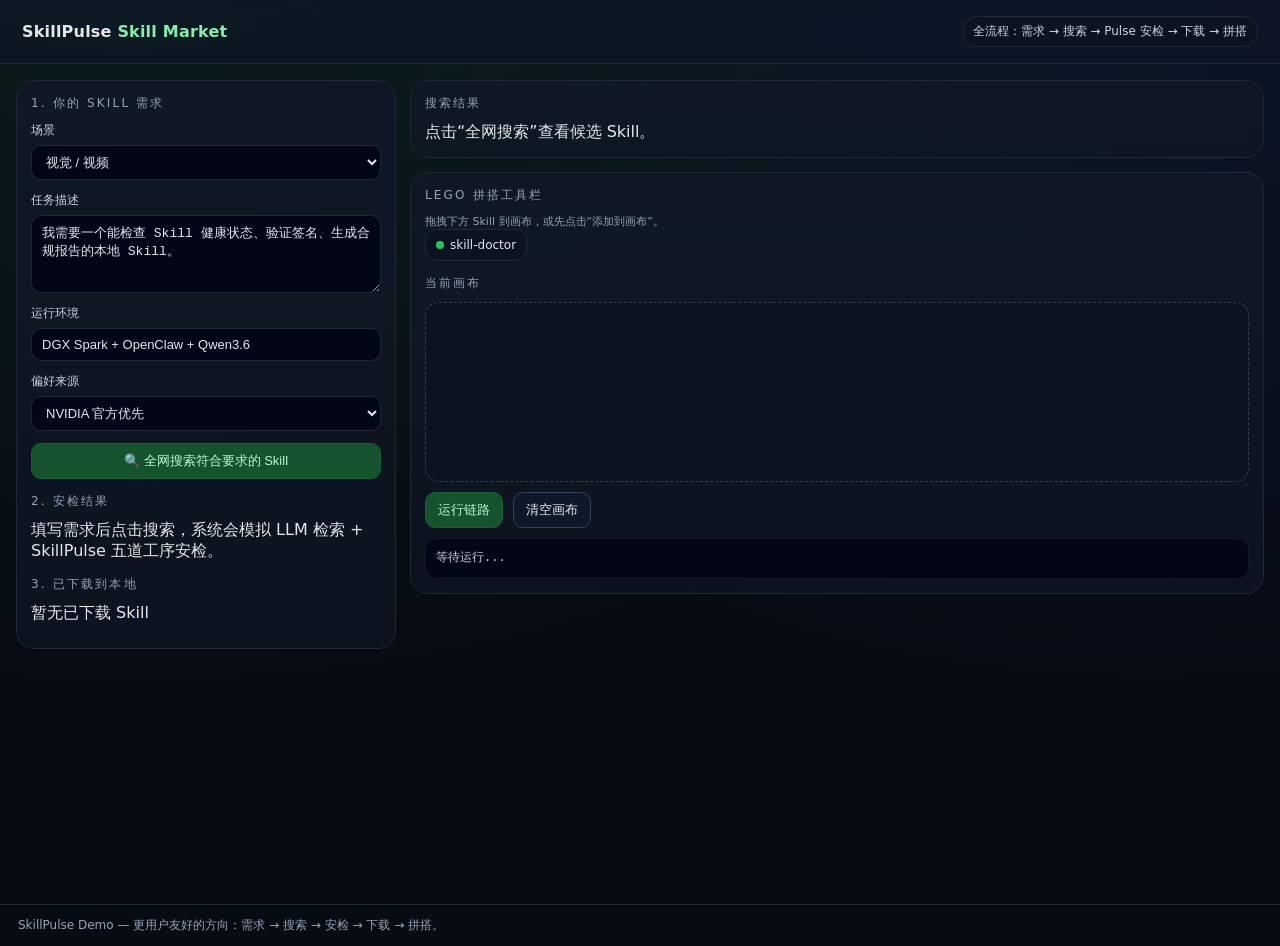
<file: frontend/skill-market/index.html>
<!DOCTYPE html>
<html lang="zh-CN">
<head>
<meta charset="UTF-8" />
<meta name="viewport" content="width=device-width, initial-scale=1" />
<title>SkillPulse — Skill Market</title>
<style>
:root{--bg:#070b14;--panel:#0f172a;--muted:#94a3b8;--line:#1f2937;--accent:#22c55e;--danger:#ef4444;--warn:#f59e0b}
*{box-sizing:border-box}
body{margin:0;background:radial-gradient(1200px 800px at 10% -10%,rgba(34,197,94,.10),transparent),radial-gradient(900px 600px at 90% 10%,rgba(59,130,246,.08),transparent),var(--bg);color:#e5e7eb;font-family:ui-sans-serif,system-ui,-apple-system,Segoe UI,Roboto,Helvetica,Arial}
header{display:flex;align-items:center;justify-content:space-between;padding:16px 22px;border-bottom:1px solid var(--line);backdrop-filter:blur(10px);background:rgba(15,23,42,.55)}
.brand{font-weight:800;letter-spacing:.2px}
.brand span{color:#86efac}
.topbar{display:flex;gap:10px;align-items:center}
.pill{padding:6px 10px;border-radius:9999px;font-size:12px;border:1px solid var(--line);background:#0b1220;color:#cbd5e1}
.layout{display:grid;grid-template-columns:380px 1fr;grid-template-rows:auto 1fr;gap:14px;padding:16px;min-height:calc(100vh - 60px)}
.panel{background:linear-gradient(180deg,rgba(17,24,39,.85),rgba(17,24,39,.55));border:1px solid var(--line);border-radius:18px;padding:14px;backdrop-filter:blur(8px)}
.title{font-size:12px;color:var(--muted);margin-bottom:10px;text-transform:uppercase;letter-spacing:.18em}
.field{display:flex;flex-direction:column;gap:6px;margin-bottom:12px}
.field label{font-size:12px;color:#cbd5e1}
.field input,.field textarea,.field select{background:#020617;border:1px solid #1f2937;border-radius:10px;padding:8px 10px;color:#e5e7eb;font-size:13px;outline:none}
.field input:focus,.field textarea:focus,.field select:focus{border-color:#22c55e}
.btn{background:#0f172a;color:#e5e7eb;border:1px solid #334155;padding:8px 12px;border-radius:10px;cursor:pointer;font-size:13px;width:100%}
.btn:hover{border-color:#475569}.btn.primary{background:#14532d;border-color:#166534;color:#bbf7d0}
.card{background:#0b1220;border:1px solid #1f2937;border-radius:14px;padding:12px;margin-bottom:10px}
.card-head{display:flex;align-items:center;justify-content:space-between;margin-bottom:8px}
.badge{display:inline-block;padding:3px 8px;border-radius:8px;font-size:12px;margin-right:6px}
.badge.pass{background:#052e16;color:#86efac;border:1px solid #14532d}.badge.fail{background:#450a0a;color:#fca5a5;border:1px solid #7f1d1d}.badge.warn{background:#422006;color:#fde68a;border:1px solid #7c2d12}
.small{font-size:11px;color:#94a3b8}
.log{font-family:ui-monospace,SFMono-Regular,Menlo,Monaco,Consolas,"Liberation Mono","Courier New",monospace;font-size:12px;line-height:1.55;color:#cbd5e1;background:#020617;border:1px solid #111827;border-radius:12px;padding:10px;max-height:52vh;overflow:auto}
.log .ok{color:#86efac}.log .bad{color:#fca5a5}.log .warn{color:#fde68a}
.toolbar{display:flex;gap:8px;flex-wrap:wrap;margin-bottom:10px}
.chip{display:inline-flex;align-items:center;gap:6px;background:#0b1220;border:1px solid #1f2937;padding:8px 10px;border-radius:12px;font-size:12px;cursor:grab}
.footer{padding:12px 18px;color:var(--muted);font-size:12px;border-top:1px solid var(--line)}
.skeleton{height:12px;background:#111827;border-radius:9999px;margin:6px 0}
.spin{width:14px;height:14px;border:2px solid #334155;border-top-color:#86efac;border-radius:50%;display:inline-block;animation:spin 1s linear infinite;margin-left:8px;vertical-align:middle}
@keyframes spin{to{transform:rotate(360deg)}}
.grid{display:grid;grid-template-columns:repeat(auto-fill,minmax(220px,1fr));gap:10px}
</style>
</head>
<body>
<header>
  <div class="brand">SkillPulse <span>Skill Market</span></div>
  <div class="topbar">
    <div class="pill">全流程：需求 → 搜索 → Pulse 安检 → 下载 → 拼搭</div>
  </div>
</header>
<div class="layout">
  <aside class="panel">
    <div class="title">1. 你的 Skill 需求</div>
    <div class="field">
      <label>场景</label>
      <select id="scene">
        <option value="vision">视觉 / 视频</option>
        <option value="rag">知识库 / RAG</option>
        <option value="optimization">优化 / 调度</option>
        <option value="diagnostics">诊断 / 排障</option>
        <option value="multimodal">多模态 Agent</option>
      </select>
    </div>
    <div class="field">
      <label>任务描述</label>
      <textarea id="task" rows="4">我需要一个能检查 Skill 健康状态、验证签名、生成合规报告的本地 Skill。</textarea>
    </div>
    <div class="field">
      <label>运行环境</label>
      <input id="env" value="DGX Spark + OpenClaw + Qwen3.6" />
    </div>
    <div class="field">
      <label>偏好来源</label>
      <select id="source">
        <option value="nvidia">NVIDIA 官方优先</option>
        <option value="community">社区优先</option>
        <option value="auto">自动匹配</option>
      </select>
    </div>
    <button class="btn primary" onclick="searchSkills()">🔍 全网搜索符合要求的 Skill</button>
    <div class="title" style="margin-top:14px">2. 安检结果</div>
    <div id="pulse-box">填写需求后点击搜索，系统会模拟 LLM 检索 + SkillPulse 五道工序安检。</div>
    <div class="title" style="margin-top:14px">3. 已下载到本地</div>
    <div id="local-box" class="toolbar">暂无已下载 Skill</div>
  </aside>
  <main>
    <div class="panel">
      <div class="title">搜索结果</div>
      <div id="results" class="grid">点击“全网搜索”查看候选 Skill。</div>
    </div>
    <div class="panel" style="margin-top:14px">
      <div class="title">Lego 拼搭工具栏</div>
      <div class="small">拖拽下方 Skill 到画布，或先点击“添加到画布”。</div>
      <div id="toolbar" class="toolbar">先下载 Skill，这里才会出现积木。</div>
      <div class="title" style="margin-top:14px">当前画布</div>
      <div id="canvas" style="border:1px dashed #334155;border-radius:14px;background:#0b1220;min-height:180px;position:relative;overflow:hidden"></div>
      <div style="margin-top:10px;display:flex;gap:10px;flex-wrap:wrap">
        <button class="btn primary" style="width:auto" onclick="runLego()">运行链路</button>
        <button class="btn" style="width:auto" onclick="clearCanvas()">清空画布</button>
      </div>
      <div id="run-box" class="log" style="margin-top:10px">等待运行...</div>
    </div>
  </main>
</div>
<div class="footer">SkillPulse Demo — 更用户友好的方向：需求 → 搜索 → 安检 → 下载 → 拼搭。</div>
<script>
const MARKET = [
  {name:'tao-generate-image-grounding', scene:'vision', source:'nvidia', trust:'HIGH', status:'HEALTHY', use:'开放词汇目标定位', summary:'官方视觉 Skill，适合图片定位。'},
  {name:'tao-generate-referring-expressions', scene:'vision', source:'nvidia', trust:'HIGH', status:'HEALTHY', use:'区域描述与框核验', summary:'官方视觉 Skill，适合描述检测框。'},
  {name:'vss-deploy-profile', scene:'vision', source:'nvidia', trust:'HIGH', status:'HEALTHY', use:'视频搜索与摘要', summary:'官方 VSS Skill，适合安防/园区/零售视频。'},
  {name:'deepstream-generate-pipeline', scene:'vision', source:'nvidia', trust:'HIGH', status:'HEALTHY', use:'工业视觉 pipeline', summary:'官方 DeepStream Skill，适合 RTSP + 检测跟踪。'},
  {name:'rag-blueprint', scene:'rag', source:'nvidia', trust:'HIGH', status:'HEALTHY', use:'企业内部知识库', summary:'官方 RAG Skill，适合内部文档问答。'},
  {name:'cuopt-routing-api-python', scene:'optimization', source:'nvidia', trust:'HIGH', status:'HEALTHY', use:'路由 / 组合优化', summary:'官方 cuOpt Skill，适合物流与金融。'},
  {name:'portfolio-optimization', scene:'optimization', source:'nvidia', trust:'HIGH', status:'HEALTHY', use:'投资组合优化', summary:'官方组合优化 Skill，适合量化金融。'},
  {name:'nemo-retriever', scene:'rag', source:'nvidia', trust:'HIGH', status:'HEALTHY', use:'检索增强', summary:'官方检索 Skill，适合 RAG 管线。'},
  {name:'skill-doctor', scene:'diagnostics', source:'community', trust:'HIGH', status:'HEALTHY', use:'Skill 健康诊断', summary:'自研 Skill，适合环境与配置排障。'},
  {name:'local-pedestrian-detector', scene:'vision', source:'community', trust:'MEDIUM', status:'UNHEALTHY', use:'行人检测组合 Skill', summary:'自研组合 Skill，缺少部分治理产物。'}
];
let downloaded = new Set(['skill-doctor']);
let canvasSkills = [];
function $(sel){return document.querySelector(sel)}
function trustColor(trust){return trust==='HIGH'?'#22c55e':trust==='MEDIUM'?'#f59e0b':'#ef4444'}
function renderPulse(item){
  const el = $('#pulse-box');
  const checks = item.checks || [];
  const badges = checks.map(c=>`<span class="badge ${c.status==='PASS'?'pass':'fail'}">${c.name}: ${c.status}</span>`).join(' ');
  el.innerHTML = `<div class="card"><div class="card-head"><strong>${item.name}</strong><span class="badge ${item.status==='HEALTHY'?'pass':'warn'}">${item.status}</span></div><div class="small">${item.summary||''}</div><div style="margin-top:8px">${badges}</div><div class="small" style="margin-top:6px">可信：${item.trust} | ${item.verdict||''}</div></div>` + el.innerHTML;
}
function renderResults(items){
  const el = $('#results');
  el.innerHTML = items.map(item=>`<div class="card">
    <div class="card-head"><strong>${item.name}</strong><span class="badge ${item.status==='HEALTHY'?'pass':'warn'}">${item.trust}</span></div>
    <div class="small">${item.summary||item.use||''}</div>
    <div class="small">场景：${item.scene} | 来源：${item.source}</div>
    <div style="margin-top:8px;display:flex;gap:8px;flex-wrap:wrap">
      <button class="btn primary" style="width:auto" onclick="downloadSkill('${item.name}')">下载 Skill</button>
      <button class="btn" style="width:auto" onclick="inspectSkill('${item.name}')">SkillPulse 安检</button>
    </div>
  </div>`).join('');
}
function renderToolbar(){
  const el = $('#toolbar');
  const items = MARKET.filter(m=>downloaded.has(m.name));
  el.innerHTML = items.map(item=>`<div class="chip" draggable="true" data-name="${item.name}"><span class="dot" style="display:inline-block;width:8px;height:8px;border-radius:9999px;background:${trustColor(item.trust)}"></span>${item.name}</div>`).join('');
  el.querySelectorAll('.chip').forEach(chip=>{
    chip.addEventListener('dragstart', e=>{ e.dataTransfer.setData('text/plain', chip.dataset.name); });
    chip.addEventListener('click', ()=> addToCanvas(chip.dataset.name));
  });
  const canvas = $('#canvas');
  canvas.ondragover = e=> e.preventDefault();
  canvas.ondrop = e=>{ e.preventDefault(); const name = e.dataTransfer.getData('text/plain'); if(name) addToCanvas(name); };
}
function addToCanvas(name){
  if(canvasSkills.includes(name)){ alert('画布中已存在：'+name); return; }
  canvasSkills.push(name);
  renderCanvas();
}
function removeFromCanvas(name){
  canvasSkills = canvasSkills.filter(x=>x!==name);
  renderCanvas();
}
function renderCanvas(){
  const el = $('#canvas');
  el.innerHTML = canvasSkills.map((name,idx)=>`<div class="chip" style="position:inline-flex;margin:8px" data-name="${name}"><span class="dot" style="display:inline-block;width:8px;height:8px;border-radius:9999%;background:${trustColor('HIGH')}"></span>${name}<button class="btn" style="width:auto;padding:4px 8px;margin-left:6px" onclick="removeFromCanvas('${name}')">移除</button></div>`).join('');
}
function clearCanvas(){ canvasSkills=[]; renderCanvas(); $('#run-box').textContent='等待运行...'; }
async function searchSkills(){
  const scene = $('#scene').value;
  const task = $('#task').value.trim();
  const env = $('#env').value.trim();
  const source = $('#source').value;
  const resultsBox = $('#results');
  resultsBox.innerHTML = '<div class="card"><div class="small"><span class="spin"></span> 正在用大模型理解需求，并全网检索候选 Skill...</div></div>' + resultsBox.innerHTML;
  await sleep(900);
  let items = MARKET.filter(x=>x.scene===scene);
  if(source==='nvidia') items = items.filter(x=>x.source==='nvidia');
  if(source==='community') items = items.filter(x=>x.source==='community');
  if(!items.length) items = MARKET.slice(0,6);
  renderResults(items);
  $('#pulse-box').innerHTML = '<div class="small">点击单个 Skill 的“SkillPulse 安检”查看五道工序结果。</div>';
}
function inspectSkill(name){
  const item = MARKET.find(x=>x.name===name);
  if(!item) return;
  const checks = [
    {name:'Catalog', status:'PASS', detail:'frontmatter 与来源登记完整'},
    {name:'Scanned', status: item.status==='HEALTHY'?'PASS':'FAIL', detail:'mock spector scan'},
    {name:'Evaluated', status: item.status==='HEALTHY'?'PASS':'FAIL', detail:'BENCHMARK 与 evals'},
    {name:'Signed', status: item.status==='HEALTHY'?'PASS':'FAIL', detail:'OMS signature check'},
    {name:'Documented', status: item.status==='HEALTHY'?'PASS':'FAIL', detail:'skill-card present'}
  ];
  const allPass = checks.every(c=>c.status==='PASS');
  renderPulse({...item, checks, status: allPass?'HEALTHY':'UNHEALTHY', trust: allPass?'HIGH':'LOW', verdict: allPass?'Safe to enter workflow':'Block release until repaired'});
}
function downloadSkill(name){
  downloaded.add(name);
  renderToolbar();
  const el = $('#local-box');
  el.innerHTML = Array.from(downloaded).map(x=>`<div class="chip"><span class="dot" style="display:inline-block;width:8px;height:8px;border-radius:9999px;background:#22c55e"></span>${x}</div>`).join('');
}
function runLego(){
  if(canvasSkills.length<2){ alert('请至少添加 2 个 Skill'); return; }
  const box = $('#run-box');
  box.innerHTML = '<div><span class="spin"></span> 正在执行 SkillPulse 五道工序...</div>';
  setTimeout(()=>{
    const lines = canvasSkills.map((name,idx)=>`[${idx+1}] ${name}：已通过 SkillPulse 安检，进入可执行状态。`);
    box.innerHTML = lines.join('\n') + '\n✔ 链路已完成治理检查，可进入工作流。';
  }, 900);
}
function sleep(ms){return new Promise(res=>setTimeout(res,ms))}
(function init(){ renderToolbar(); })();
</script>
</body>
</html>
</file>
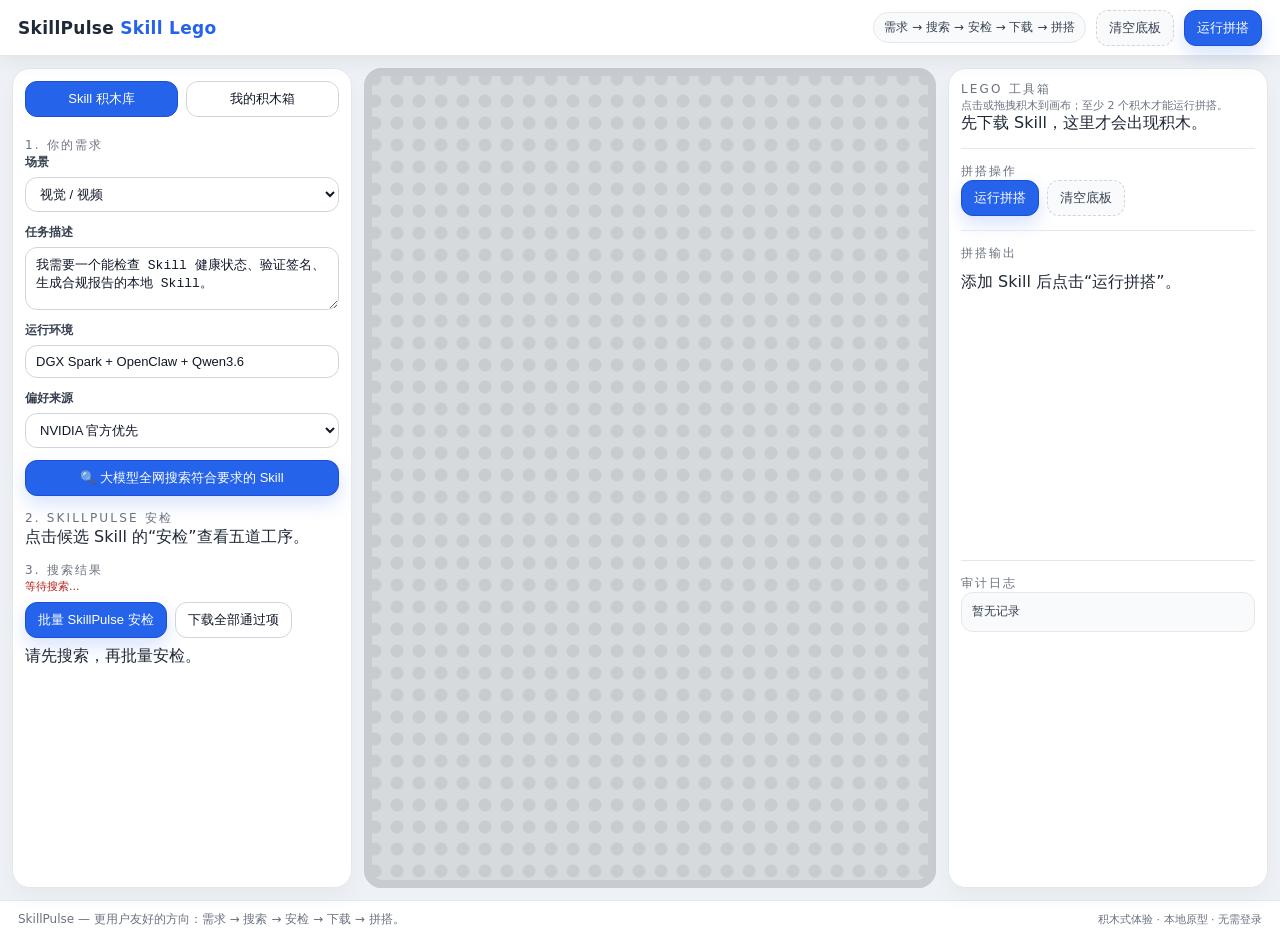
<file: frontend/lego/index_patched.html>
<!DOCTYPE html>
<html lang="zh-CN">
<head>
<meta charset="UTF-8" />
<meta name="viewport" content="width=device-width, initial-scale=1" />
<title>SkillPulse — Skill Lego</title>
<style>
:root{
  --bg:#eef1f5; --panel:#ffffff; --line:#e5e7eb; --text:#1f2937; --muted:#6b7280;
  --accent:#2563eb; --accent-2:#60a5fa; --success:#16a34a; --danger:#dc2626; --warn:#d97706;
  --stud:#f3f4f6; --stud-border:#d1d5db;
}
*{box-sizing:border-box}
html,body{height:100%}
body{margin:0;background:var(--bg);color:var(--text);font-family:ui-sans-serif,system-ui,-apple-system,Segoe UI,Roboto,Helvetica,Arial;overflow:hidden}
header{height:56px;display:flex;align-items:center;justify-content:space-between;padding:0 18px;border-bottom:1px solid var(--line);background:#ffffff;position:relative;z-index:5;box-shadow:0 6px 20px rgba(0,0,0,.06)}
.brand{font-weight:900;letter-spacing:.3px;font-size:17px}
.brand span{color:var(--accent)}
.topbar{display:flex;gap:10px;align-items:center}
.pill{padding:6px 10px;border-radius:9999px;font-size:12px;border:1px solid var(--line);background:#f9fafb;color:#374151}
.layout{display:grid;grid-template-columns:340px 1fr 320px;gap:12px;padding:12px;height:calc(100% - 56px)}
.panel{background:var(--panel);border:1px solid var(--line);border-radius:18px;padding:12px;backdrop-filter:blur(6px);display:flex;flex-direction:column;gap:10px;overflow:auto;box-shadow:0 10px 25px rgba(0,0,0,.04)}
.title{font-size:12px;color:var(--muted);text-transform:uppercase;letter-spacing:.18em;display:flex;align-items:center;gap:8px}
.plate{background:#d6dadd;border-radius:18px;position:relative;overflow:hidden;min-height:0;box-shadow:inset 0 0 0 8px #c7ccd1, inset 0 0 0 12px #d6dadd}
.plate-grid{position:absolute;inset:0;background-image:radial-gradient(circle at center, #c7ccd1 6px, transparent 7px);background-size:22px 22px;pointer-events:none}
.brick{position:absolute;width:220px;background:#f9fafb;border:1px solid #e5e7eb;border-radius:18px;box-shadow:0 8px 18px rgba(0,0,0,.08);cursor:grab;user-select:none;transition:transform .15s,box-shadow .2s}
.brick:hover{transform:translateY(-2px);box-shadow:0 14px 28px rgba(0,0,0,.10)}
.brick.dragging{transform:scale(1.04) rotate(-1deg);box-shadow:0 22px 40px rgba(0,0,0,.14);z-index:50}
.brick-header{display:flex;align-items:center;justify-content:space-between;padding:10px 12px;border-bottom:1px solid #f3f4f6}
.brick-title{font-weight:800;font-size:13px;display:flex;align-items:center;gap:10px}
.brick-icon{width:26px;height:26px;border-radius:10px;display:grid;place-items:center;font-size:13px;background:#e0f2fe;color:#0369a1;border:1px solid #bae6fd}
.brick-body{padding:10px 12px;font-size:12px;color:#374151;line-height:1.5}
.stud{position:absolute;width:14px;height:14px;border-radius:9999px;background:var(--stud);border:1px solid var(--stud-border);box-shadow:inset 0 1px 0 rgba(255,255,255,.9),0 2px 0 rgba(0,0,0,.06)}
.stud.in{left:-8px}.stud.out{right:-8px}
.stud.top{top:-9px;left:50%;transform:translateX(-50%)}
.connector{position:absolute;top:38px;width:18px;height:18px;border-radius:9999px;background:#ffffff;border:2px solid #d1d5db;box-shadow:0 0 0 3px #ffffff, 0 0 0 5px #e5e7eb;transition:transform .2s}
.connector:hover{transform:scale(1.25)}
.connector.in{left:-11px}.connector.out{right:-11px}
.connector.connected{background:var(--success);border-color:#bbf7d0;box-shadow:0 0 0 3px #ffffff, 0 0 0 5px #86efac}
.edge{stroke:#cbd5e1;stroke-width:3;fill:none}
.edge.active{stroke:url(--edgeGradient);stroke-width:4;filter:drop-shadow(0 0 8px rgba(37,99,235,.25))}
.edge-flow{stroke:var(--accent);stroke-width:2;stroke-dasharray:5 5;fill:none;animation:flow 1s linear infinite}
@keyframes flow{to{stroke-dashoffset:-10}}
.chip{display:inline-flex;align-items:center;gap:8px;background:#f9fafb;border:1px solid #e5e7eb;padding:8px 10px;border-radius:14px;margin:0 6px 8px 0;cursor:grab;font-size:12px;transition:transform .15s,border-color .2s,box-shadow .2s}
.chip:hover{border-color:#c7ccd1;transform:translateY(-1px);box-shadow:0 8px 18px rgba(0,0,0,.06)}
.chip .dot{width:10px;height:10px;border-radius:9999px}
.log{font-family:ui-monospace,SFMono-Regular,Menlo,Monaco,Consolas,"Liberation Mono","Courier New",monospace;font-size:12px;line-height:1.55;color:#374151;background:#f9fafb;border:1px solid var(--line);border-radius:12px;padding:10px;max-height:52vh;overflow:auto}
.log .ok{color:#15803d}.log .bad{color:#b91c1c}.log .warn{color:#b45309}
.btn{background:#ffffff;color:#111827;border:1px solid #d1d5db;padding:8px 12px;border-radius:12px;cursor:pointer;font-size:13px;width:100%;transition:transform .08s,border-color .2s,box-shadow .2s}
.btn:hover{border-color:#9ca3af;box-shadow:0 6px 14px rgba(0,0,0,.06)}.btn:active{transform:translateY(1px)}.btn.primary{background:var(--accent);border-color:#1d4ed8;color:#ffffff;box-shadow:0 8px 18px rgba(37,99,235,.18)}
.btn.ghost{background:#f9fafb;border:1px dashed #d1d5db;color:#374151}
.runner{display:flex;flex-direction:column;gap:8px;margin-top:10px}
.step{display:flex;gap:10px;align-items:flex-start;background:#f9fafb;border:1px solid var(--line);border-radius:14px;padding:10px;font-size:12px;animation:fadeIn .4s ease}
@keyframes fadeIn{from{opacity:0;transform:translateY(8px)}to{opacity:1;transform:translateY(0)}}
.step .marker{width:18px;height:18px;border-radius:9999px;border:1px solid #d1d5db;display:grid;place-items:center;font-weight:800;font-size:11px;margin-top:1px;background:#ffffff}
.step.ok .marker{color:#15803d;border-color:#bbf7d0;background:#f0fdf4}.step.bad .marker{color:#b91c1c;border-color:#fecaca;background:#fef2f2}.step.warn .marker{color:#b45309;border-color:#fde68a;background:#fffbeb}
.footer{padding:10px 18px;color:var(--muted);font-size:12px;border-top:1px solid var(--line);display:flex;justify-content:space-between;align-items:center;background:#ffffff}
.small{font-size:11px;color:var(--muted)}
hr{border:none;border-top:1px solid var(--line);margin:4px 0}
.field{display:flex;flex-direction:column;gap:6px;margin-bottom:12px}
.field label{font-size:12px;color:#374151;font-weight:600}
.field input,.field textarea,.field select{background:#ffffff;border:1px solid #d1d5db;border-radius:12px;padding:8px 10px;color:#111827;font-size:13px;outline:none;transition:border-color .2s,box-shadow .2s}
.field input:focus,.field textarea:focus,.field select:focus{border-color:var(--accent);box-shadow:0 0 0 3px rgba(37,99,235,.10)}
.card{background:#ffffff;border:1px solid var(--line);border-radius:16px;padding:12px;margin-bottom:10px;box-shadow:0 6px 14px rgba(0,0,0,.03)}
.card-head{display:flex;align-items:center;justify-content:space-between;margin-bottom:8px}
.badge{display:inline-block;padding:3px 8px;border-radius:9999px;font-size:12px;margin-right:6px;background:#f3f4f6;border:1px solid #e5e7eb;color:#374151}
.badge.pass{background:#f0fdf4;color:#15803d;border-color:#bbf7d0}.badge.fail{background:#fef2f2;color:#b91c1c;border-color:#fecaca}.badge.warn{background:#fffbeb;color:#b45309;border-color:#fde68a}
.grid{display:grid;grid-template-columns:repeat(auto-fill,minmax(200px,1fr));gap:10px}
.spin{width:14px;height:14px;border:2px solid #e5e7eb;border-top-color:var(--accent);border-radius:50%;display:inline-block;animation:spin 1s linear infinite;margin-left:8px;vertical-align:middle}
@keyframes spin{to{transform:rotate(360deg)}}
.tab{display:flex;gap:8px;margin-bottom:10px}
.tab button{flex:1}
.tab .active{background:var(--accent);border-color:#1d4ed8;color:#ffffff}
.shelf{background:#ffffff;border:1px dashed #d1d5db;border-radius:14px;padding:10px;min-height:44px}
</style>
</head>
<body>
<header>
  <div class="brand">SkillPulse <span>Skill Lego</span></div>
  <div class="topbar">
    <div class="pill">需求 → 搜索 → 安检 → 下载 → 拼搭</div>
    <button class="btn ghost" style="width:auto" onclick="resetCanvas()">清空底板</button>
    <button class="btn primary" style="width:auto" onclick="runPipeline()">运行拼搭</button>
  </div>
</header>
<div class="layout">
  <aside class="panel">
    <div class="tab">
      <button class="btn active" id="tab-market" onclick="switchTab('market')">Skill 积木库</button>
      <button class="btn" id="tab-local" onclick="switchTab('local')">我的积木箱</button>
    </div>
    <div id="panel-market">
      <div class="title">1. 你的需求</div>
      <div class="field">
        <label>场景</label>
        <select id="scene">
          <option value="vision">视觉 / 视频</option>
          <option value="rag">知识库 / RAG</option>
          <option value="optimization">优化 / 调度</option>
          <option value="diagnostics">诊断 / 排障</option>
          <option value="multimodal">多模态 Agent</option>
        </select>
      </div>
      <div class="field">
        <label>任务描述</label>
        <textarea id="task" rows="3">我需要一个能检查 Skill 健康状态、验证签名、生成合规报告的本地 Skill。</textarea>
      </div>
      <div class="field">
        <label>运行环境</label>
        <input id="env" value="DGX Spark + OpenClaw + Qwen3.6" />
      </div>
      <div class="field">
        <label>偏好来源</label>
        <select id="source">
          <option value="nvidia">NVIDIA 官方优先</option>
          <option value="community">社区优先</option>
          <option value="auto">自动匹配</option>
        </select>
      </div>
      <button class="btn primary" onclick="searchSkills()">🔍 大模型全网搜索符合要求的 Skill</button>
      <div class="title" style="margin-top:14px">2. SkillPulse 安检</div>
      <div id="pulse-box">点击候选 Skill 的“安检”查看五道工序。</div>
      <div class="title" style="margin-top:14px">3. 搜索结果</div><div id="search-status" class="small" style="margin-bottom:8px;color:#b91c1c">等待搜索...</div>
      <div style="display:flex;gap:8px;flex-wrap:wrap;margin-bottom:8px">
        <button class="btn primary" style="width:auto" onclick="batchInspect()">批量 SkillPulse 安检</button>
        <button class="btn" style="width:auto" onclick="downloadAllPassed()">下载全部通过项</button>
      </div>
      <div id="results" class="grid">请先搜索，再批量安检。</div>
    </div>
    <div id="panel-local" style="display:none">
      <div class="title">已下载到本地的积木</div>
      <div id="local-box" class="shelf">暂无已下载 Skill。</div>
    </div>
  </aside>
  <main class="plate" id="canvas">
    <div class="plate-grid"></div>
    <svg id="edges" style="position:absolute;inset:0;width:100%;height:100%;pointer-events:none;z-index:1"></svg>
    <div id="nodes" style="position:absolute;inset:0;z-index:2"></div>
  </main>
  <aside class="panel">
    <div>
      <div class="title">Lego 工具箱</div>
      <div class="small">点击或拖拽积木到画布；至少 2 个积木才能运行拼搭。</div>
      <div id="toolbar" class="toolbar">先下载 Skill，这里才会出现积木。</div>
    </div>
    <hr />
    <div>
      <div class="title">拼搭操作</div>
      <div style="display:flex;gap:8px;flex-wrap:wrap">
        <button class="btn primary" style="width:auto" onclick="runPipeline()">运行拼搭</button>
        <button class="btn ghost" style="width:auto" onclick="resetCanvas()">清空底板</button>
      </div>
    </div>
    <hr />
    <div style="flex:1;display:flex;flex-direction:column;min-height:0">
      <div class="title">拼搭输出</div>
      <div class="runner" id="runner">添加 Skill 后点击“运行拼搭”。</div>
    </div>
    <hr />
    <div style="flex:1;display:flex;flex-direction:column;min-height:0">
      <div class="title">审计日志</div>
      <div class="log" id="log">暂无记录</div>
    </div>
  </aside>
</div>
<div class="footer">
  <div>SkillPulse — 更用户友好的方向：需求 → 搜索 → 安检 → 下载 → 拼搭。</div>
  <div class="small">积木式体验 · 本地原型 · 无需登录</div>
</div>
<script>
const API_BASE = '/api';
const MARKET = [
  {name:'tao-generate-image-grounding', scene:'vision', source:'nvidia', trust:'HIGH', status:'HEALTHY', use:'开放词汇目标定位', summary:'官方视觉 Skill，适合图片定位。', color:'#dbeafe'},
  {name:'tao-generate-referring-expressions', scene:'vision', source:'nvidia', trust:'HIGH', status:'HEALTHY', use:'区域描述与框核验', summary:'官方视觉 Skill，适合描述检测框。', color:'#e0e7ff'},
  {name:'vss-deploy-profile', scene:'vision', source:'nvidia', trust:'HIGH', status:'HEALTHY', use:'视频搜索与摘要', summary:'官方 VSS Skill，适合安防/园区/零售视频。', color:'#fae8ff'},
  {name:'deepstream-generate-pipeline', scene:'vision', source:'nvidia', trust:'HIGH', status:'HEALTHY', use:'工业视觉 pipeline', summary:'官方 DeepStream Skill，适合 RTSP + 检测跟踪。', color:'#ffedd5'},
  {name:'rag-blueprint', scene:'rag', source:'nvidia', trust:'HIGH', status:'HEALTHY', use:'企业内部知识库', summary:'官方 RAG Skill，适合内部文档问答。', color:'#d1fae5'},
  {name:'cuopt-routing-api-python', scene:'optimization', source:'nvidia', trust:'HIGH', status:'HEALTHY', use:'路由 / 组合优化', summary:'官方 cuOpt Skill，适合物流与金融。', color:'#e0f2fe'},
  {name:'portfolio-optimization', scene:'optimization', source:'nvidia', trust:'HIGH', status:'HEALTHY', use:'投资组合优化', summary:'官方组合优化 Skill，适合量化金融。', color:'#fef3c7'},
  {name:'nemo-retriever', scene:'rag', source:'nvidia', trust:'HIGH', status:'HEALTHY', use:'检索增强', summary:'官方检索 Skill，适合 RAG 管线。', color:'#f3e8ff'},
  {name:'skill-doctor', scene:'diagnostics', source:'community', trust:'HIGH', status:'HEALTHY', use:'Skill 健康诊断', summary:'自研 Skill，适合环境与配置排障。', color:'#ffedd5'},
  {name:'local-pedestrian-detector', scene:'vision', source:'community', trust:'MEDIUM', status:'UNHEALTHY', use:'行人检测组合 Skill', summary:'自研组合 Skill，缺少部分治理产物。', color:'#fee2e2'}
];
let downloaded = new Set(['skill-doctor']);
let nodes = [];
let edges = [];
let idCounter = 1;
let dragging = null;
let dragOffset = {x:0,y:0};
function $(sel){return document.querySelector(sel)}
function trustColor(trust){return trust==='HIGH'?'#16a34a':trust==='MEDIUM'?'#d97706':'#dc2626'}
function statusClass(status){return status==='HEALTHY'?'ok':status==='UNHEALTHY'?'bad':'warn'}
function switchTab(tab){
  document.getElementById('tab-market').className = 'btn' + (tab==='market'?' active':'');
  document.getElementById('tab-local').className = 'btn' + (tab=='local'?' active':'');
  document.getElementById('panel-market').style.display = tab==='market'?'block':'none';
  document.getElementById('panel-local').style.display = tab=='local'?'block':'none';
}
function appendLog(action, target, result, detail){
  const el = $('#log');
  const time = new Date().toLocaleString('zh-CN');
  const cls = result==='通过'?'ok':result==='阻断'?'bad':'warn';
  const line = `<div><span class="small">${time}</span> <span class="${cls}">[${action}]</span> ${target} — ${detail||result}</div>`;
  el.innerHTML = line + el.innerHTML;
}
function renderPulse(item){
  const el = $('#pulse-box');
  const checks = item.checks || [];
  const badges = checks.map(c=>`<span class="badge ${c.status==='PASS'?'pass':'fail'}">${c.name}: ${c.status}</span>`).join(' ');
  el.innerHTML = `<div class="card"><div class="card-head"><strong>${item.name}</strong><span class="badge ${item.status==='HEALTHY'?'pass':'warn'}">${item.status}</span></div><div class="small">${item.summary||''}</div><div style="margin-top:8px">${badges}</div><div class="small" style="margin-top:6px">可信：${item.trust} | ${item.verdict||''}</div></div>` + el.innerHTML;
}
function renderResults(items){
  const el = $('#results');
  el.innerHTML = items.map(item=>`<div class="card">
    <div class="card-head"><strong>${item.name}</strong><span class="badge ${item.status==='HEALTHY'?'pass':item.status==='UNHEALTHY'?'fail':'warn'}">${item.trust||''}</span></div>
    <div class="small">${item.summary||item.use||''}</div>
    <div class="small">场景：${item.scene} | 来源：${item.source} | 状态：${item.status||'UNKNOWN'}</div>
    <div style="margin-top:8px;display:flex;gap:8px;flex-wrap:wrap">
      <button class="btn primary" style="width:auto" onclick="downloadSkill('${item.name}')">下载积木</button>
      <button class="btn" style="width:auto" onclick="inspectSkill('${item.name}')">查看安检</button>
    </div>
  </div>`).join('');
}
function renderToolbar(){
  const el = $('#toolbar');
  const items = MARKET.filter(m=>downloaded.has(m.name));
  el.innerHTML = items.map(item=>`<div class="chip" draggable="true" data-name="${item.name}"><span class="dot" style="background:${trustColor(item.trust)}"></span>${item.name}</div>`).join('');
  el.querySelectorAll('.chip').forEach(chip=>{
    chip.addEventListener('dragstart', e => { e.dataTransfer.setData('text/plain', chip.dataset.name); });
    chip.addEventListener('click', ()=> addNode(chip.dataset.name));
  });
  const canvas = $('#canvas');
  canvas.ondragover = e=> e.preventDefault();
  canvas.ondrop = e=>{ e.preventDefault(); const name = e.dataTransfer.getData('text/plain'); if(name) addNode(name, e.offsetX, e.offsetY); };
}
function renderLocal(){
  const el = $('#local-box');
  el.innerHTML = Array.from(downloaded).map(name=>`<div class="chip"><span class="dot" style="background:#16a34a"></span>${name}</div>`).join('');
}
function addNode(name, x, y){
  const skill = MARKET.find(s=>s.name===name) || {name, trust:'MEDIUM', status:'UNHEALTHY', use:name, color:'#fee2e2'};
  const node = {
    id:'n'+(idCounter++), name,
    x: x ?? 80 + (nodes.length%4)*260,
    y: y ?? 60 + Math.floor(nodes.length/4)*180,
    status: skill.status, trust: skill.trust, use: skill.use, color: skill.color,
    checks: []
  };
  nodes.push(node);
  render();
  appendLog('add', name, '已加入画布', node.status);
}
function removeNode(id){
  nodes = nodes.filter(n=>n.id!==id);
  edges = edges.filter(e=>e.from!==id && e.to!==id);
  render();
}
function render(){
  const container = $('#nodes');
  container.innerHTML = nodes.map(n => {
    const statusCls = statusClass(n.status);
    const marker = n.status==='HEALTHY'?'✔':n.status==='UNHEALTHY'?'✘':'⚠';
    return `<div class="brick" data-id="${n.id}" style="left:${n.x}px;top:${n.y}px;background:${n.color||'#f9fafb'}">
      <div class="stud top"></div>
      <div class="stud in"></div>
      <div class="stud out"></div>
      <div class="connector in"></div>
      <div class="connector out"></div>
      <div class="brick-header">
        <div class="brick-title"><div class="brick-icon">◆</div>${n.name}</div>
        <div><span class="badge ${statusCls}">${n.trust}</span><button class="btn" style="width:auto;padding:4px 8px;margin-left:6px" onclick="removeNode('${n.id}')">移除</button></div>
      </div>
      <div class="brick-body">${n.use || n.name}<div class="small">状态：${n.status}</div></div>
    </div>`;
  }).join('');
  drawEdges();
  initNodeDrag();
}
function drawEdges(){
  const svg = $('#edges');
  const byId = id => nodes.find(n=>n.id===id);
  const defs = `<defs>
    <linearGradient id="edgeGradient" x1="0%" y1="0%" x2="100%" y2="0%">
      <stop offset="0%" stop-color="#16a34a"/>
      <stop offset="100%" stop-color="#2563eb"/>
    </linearGradient>
    <marker id="arrow" markerWidth="10" markerHeight="10" refX="10" refY="3" orient="auto" markerUnits="strokeWidth">
      <path d="M0,0 L0,6 L9,3 z" fill="#9ca3af"></path>
    </marker>
  </defs>`;
  const paths = edges.map(e=>{
    const a = byId(e.from), b = byId(e.to);
    if(!a||!b) return '';
    const p1 = {x:a.x+220, y:a.y+42};
    const p2 = {x:b.x, y:b.y+42};
    const c = {x:(p1.x+p2.x)/2, y:(p1.y+p2.y)/2};
    const main = `<path class="edge ${e.active?'active':''}" d="M ${p1.x} ${p1.y} C ${c.x} ${p1.y}, ${c.x} ${p2.y}, ${p2.x} ${p2.y}" marker-end="url(#arrow)"></path>`;
    const flow = e.active ? `<path class="edge-flow" d="M ${p1.x} ${p1.y} C ${c.x} ${p1.y}, ${c.x} ${p2.y}, ${p2.x} ${p2.y}"></path>` : '';
    return main + flow;
  }).join('');
  svg.innerHTML = defs + paths;
}
function initNodeDrag(){
  nodes.forEach(n=>{
    const el = document.querySelector(`.brick[data-id="${n.id}"]`);
    if(!el) return;
    el.addEventListener('mousedown', e=>{
      if(e.target.tagName==='BUTTON') return;
      dragging = n;
      dragOffset.x = e.clientX - n.x;
      dragOffset.y = e.clientY - n.y;
      el.classList.add('dragging');
      e.preventDefault();
    });
  });
  window.addEventListener('mousemove', e=>{
    if(!dragging) return;
    dragging.x = e.clientX - dragOffset.x;
    dragging.y = e.clientY - dragOffset.y;
    const el = document.querySelector(`.brick[data-id="${dragging.id}"]`);
    if(el){ el.style.left = dragging.x + 'px'; el.style.top = dragging.y + 'px'; }
    drawEdges();
  });
  window.addEventListener('mouseup', ()=>{
    if(!dragging) return;
    const el = document.querySelector(`.brick[data-id="${dragging.id}"]`);
    if(el) el.classList.remove('dragging');
    dragging = null;
  });
}
function resetCanvas(){
  nodes=[]; edges=[]; idCounter=1; render(); $('#log').innerHTML='暂无记录'; $('#runner').innerHTML='底板已清空。';
}
function sleep(ms){return new Promise(res=>setTimeout(res,ms))}
async function searchSkills(){
  const scene = $('#scene').value;
  const task = $('#task').value.trim();
  const env = $('#env').value.trim();
  const source = $('#source').value;
  const resultsBox = $('#results');
  resultsBox.innerHTML = '<div class="card"><div class="small"><span class="spin"></span> 正在全网搜索符合你描述的 Skill...</div></div>' + resultsBox.innerHTML;
  $('#pulse-box').innerHTML = '<div class="small">第 1 步：检索候选 Skill。</div>';
  let items = [];
  try {
    const payload = {
      model: 'step-3.7-flash',
      messages: [{role:'user', content: `场景：${scene}。任务：${task}。环境：${env}。来源偏好：${source}。`}],
      temperature: 0.4,
      max_tokens: 800,
      source
    };
    const resp = await fetch('/api/search/skills', {method:'POST', headers:{'Content-Type':'application/json'}, body: JSON.stringify(payload)});
    let data = {};
    try { data = await resp.json(); } catch (e) { data = {}; }
    if (!resp.ok) {
      throw new Error((data && data.detail) || ('HTTP ' + resp.status));
    }
    items = Array.isArray(data.results) ? data.results : [];
  } catch (e) {
    $('#pulse-box').innerHTML = '<div class="small">检索失败：'+e.message+'，已降级为本地候选积木。</div>';
    items = MARKET.filter(x=>x.scene===scene);
    if(source==='nvidia') items = items.filter(x=>x.source==='nvidia');
    if(source==='community') items = items.filter(x=>x.source==='community');
  }
  if (!items.length) {
    items = MARKET.filter(x=>x.scene===scene);
    if(source==='nvidia') items = items.filter(x=>x.source==='nvidia');
    if(source==='community') items = items.filter(x=>x.source==='community');
  }
  if (!items.length) items = MARKET.slice(0,6);
  renderResults(items);
  $('#pulse-box').innerHTML = '<div class="small">第 2 步：点击下方“批量安检”，用 SkillPulse 筛选可入库积木。</div>';
  window.__pendingSearchItems = items;
}
async function batchInspect(){
  const items = window.__pendingSearchItems || [];
  if(!items.length){ alert('请先搜索 Skill'); return; }
  const box = $('#pulse-box');
  box.innerHTML = '<div class="small"><span class="spin"></span> 正在对 '+items.length+' 个候选 Skill 执行 SkillPulse 五道工序安检...</div>';
  const passed = [];
  for(const item of items){
    const checks = [
      {name:'Catalog', status:'PASS', detail:'frontmatter 与来源登记完整'},
      {name:'Scanned', status: item.status==='HEALTHY'?'PASS':'FAIL', detail:'mock spector scan'},
      {name:'Evaluated', status: item.status==='HEALTHY'?'PASS':'FAIL', detail:'BENCHMARK 与 evals'},
      {name:'Signed', status: item.status==='HEALTHY'?'PASS':'FAIL', detail:'OMS signature check'},
      {name:'Documented', status: item.status==='HEALTHY'?'PASS':'FAIL', detail:'skill-card present'}
    ];
    const allPass = checks.every(c=>c.status==='PASS');
    if(allPass) passed.push(item);
    renderPulse({...item, checks, status: allPass?'HEALTHY':'UNHEALTHY', trust: allPass?'HIGH':'LOW', verdict: allPass?'Safe to enter workflow':'Block release until repaired'});
    await sleep(300);
  }
  renderResults(passed.length ? passed : items);
  box.innerHTML = '<div class="small">安检完成，已筛出 '+passed.length+' 个可入库积木；未通过的已隐藏。</div>';
  window.__pendingSearchItems = passed.length ? passed : items;
}
function inspectSkill(name){
  const item = MARKET.find(x=>x.name===name);
  if(!item) return;
  const checks = [
    {name:'Catalog', status:'PASS', detail:'frontmatter 与来源登记完整'},
    {name:'Scanned', status: item.status==='HEALTHY'?'PASS':'FAIL', detail:'mock spector scan'},
    {name:'Evaluated', status: item.status==='HEALTHY'?'PASS':'FAIL', detail:'BENCHMARK 与 evals'},
    {name:'Signed', status: item.status==='HEALTHY'?'PASS':'FAIL', detail:'OMS signature check'},
    {name:'Documented', status: item.status==='HEALTHY'?'PASS':'FAIL', detail:'skill-card present'}
  ];
  const allPass = checks.every(c=>c.status==='PASS');
  renderPulse({...item, checks, status: allPass?'HEALTHY':'UNHEALTHY', trust: allPass?'HIGH':'LOW', verdict: allPass?'Safe to enter workflow':'Block release until repaired'});
}
function downloadSkill(name){
  downloaded.add(name);
  renderToolbar();
  renderLocal();
  appendLog('download', name, '已下载', '进入积木箱');
}
function downloadAllPassed(){ const cards = #results.querySelectorAll('.card'); let count = 0; cards.forEach(card => { const name = card.querySelector('strong')?.textContent?.trim(); if(!name) return; const statusText = Array.from(card.querySelectorAll('.badge, .small')).map(x=>x.textContent||'').join(' '); if(statusText.includes('HEALTHY') || statusText.includes('HIGH')) { downloadSkill(name); count++; } }); alert('已尝试下载 '+count+' 个通过安检的积木'); }
async function runPipeline(){
  if(nodes.length<2){ alert('请至少添加 2 个 Skill'); return; }
  $('#runner').innerHTML='<div class="step"><div class="marker">⏳</div><div>正在请求 SkillPulse 后端执行拼搭...</div></div>';
  appendLog('run','pipeline','开始','执行拼搭');
  try {
    const payload = {nodes: nodes.map(n=>({id:n.id,name:n.name,x:n.x,y:n.y})), edges: edges.map(e=>({from:e.from,to:e.to}))};
    const data = await fetch(API_BASE + '/lego/run', {method:'POST', headers:{'Content-Type':'application/json'}, body: JSON.stringify(payload)}).then(r=>r.json());
    nodes = data.nodes.map(n=>({id:n.id,name:n.name,x:n.x,y:n.y,status:n.status,trust:n.trust,use:n.name,color:n.color||'#f9fafb',checks:n.checks}));
    edges = data.edges.map(e=>({from:e.from,to:e.to,active:e.active}));
    render();
    $('#runner').innerHTML = data.nodes.map((n,idx)=>{
      const failed = (n.failed || []).join('、');
      const cls = n.status==='HEALTHY'?'ok':n.status==='UNHEALTHY'?'bad':'warn';
      const marker = idx===data.nodes.length-1 ? '⏳' : (n.status==='HEALTHY'?'✔':n.status==='UNHEALTHY'?'✘':'⚠');
      return `<div class="step ${cls}"><div class="marker">${marker}</div><div><strong>${n.name}</strong><div class="small">状态：${n.status} | 可信：${n.trust}${failed?' | 失败：'+failed:''}</div></div></div>`;
    }).join('') + (data.passed ? `<div class="step ok"><div class="marker">✔</div><div>拼搭已完成 SkillPulse 治理，可进入工作流。</div></div>` : `<div class="step bad"><div class="marker">✘</div><div>拼搭已被 SkillPulse 阻断，请修复后重试。</div></div>`);
    data.logs.forEach(log=> appendLog(log.action, log.target, log.result, log.detail));
  } catch (e) {
    $('#runner').innerHTML='<div class="step bad"><div class="marker">✘</div><div>后端调用失败：'+e.message+'</div></div>';
    appendLog('error','pipeline','失败',e.message);
  }
}
(function init(){ renderToolbar(); renderLocal(); })();
</script>
<script>
window.SKILLPULSE_BACKEND_CHAT = async function(messages){ const res = await fetch('/api/llm/chat', {method:'POST', headers:{'Content-Type':'application/json'}, body: JSON.stringify({messages, model:'step-3.7-flash', temperature:0.7, max_tokens:1024})}); if(!res.ok){ const text = await res.text(); throw new Error('HTTP '+res.status+': '+text); } return await res.json(); };
</body>
</html>
</file>
